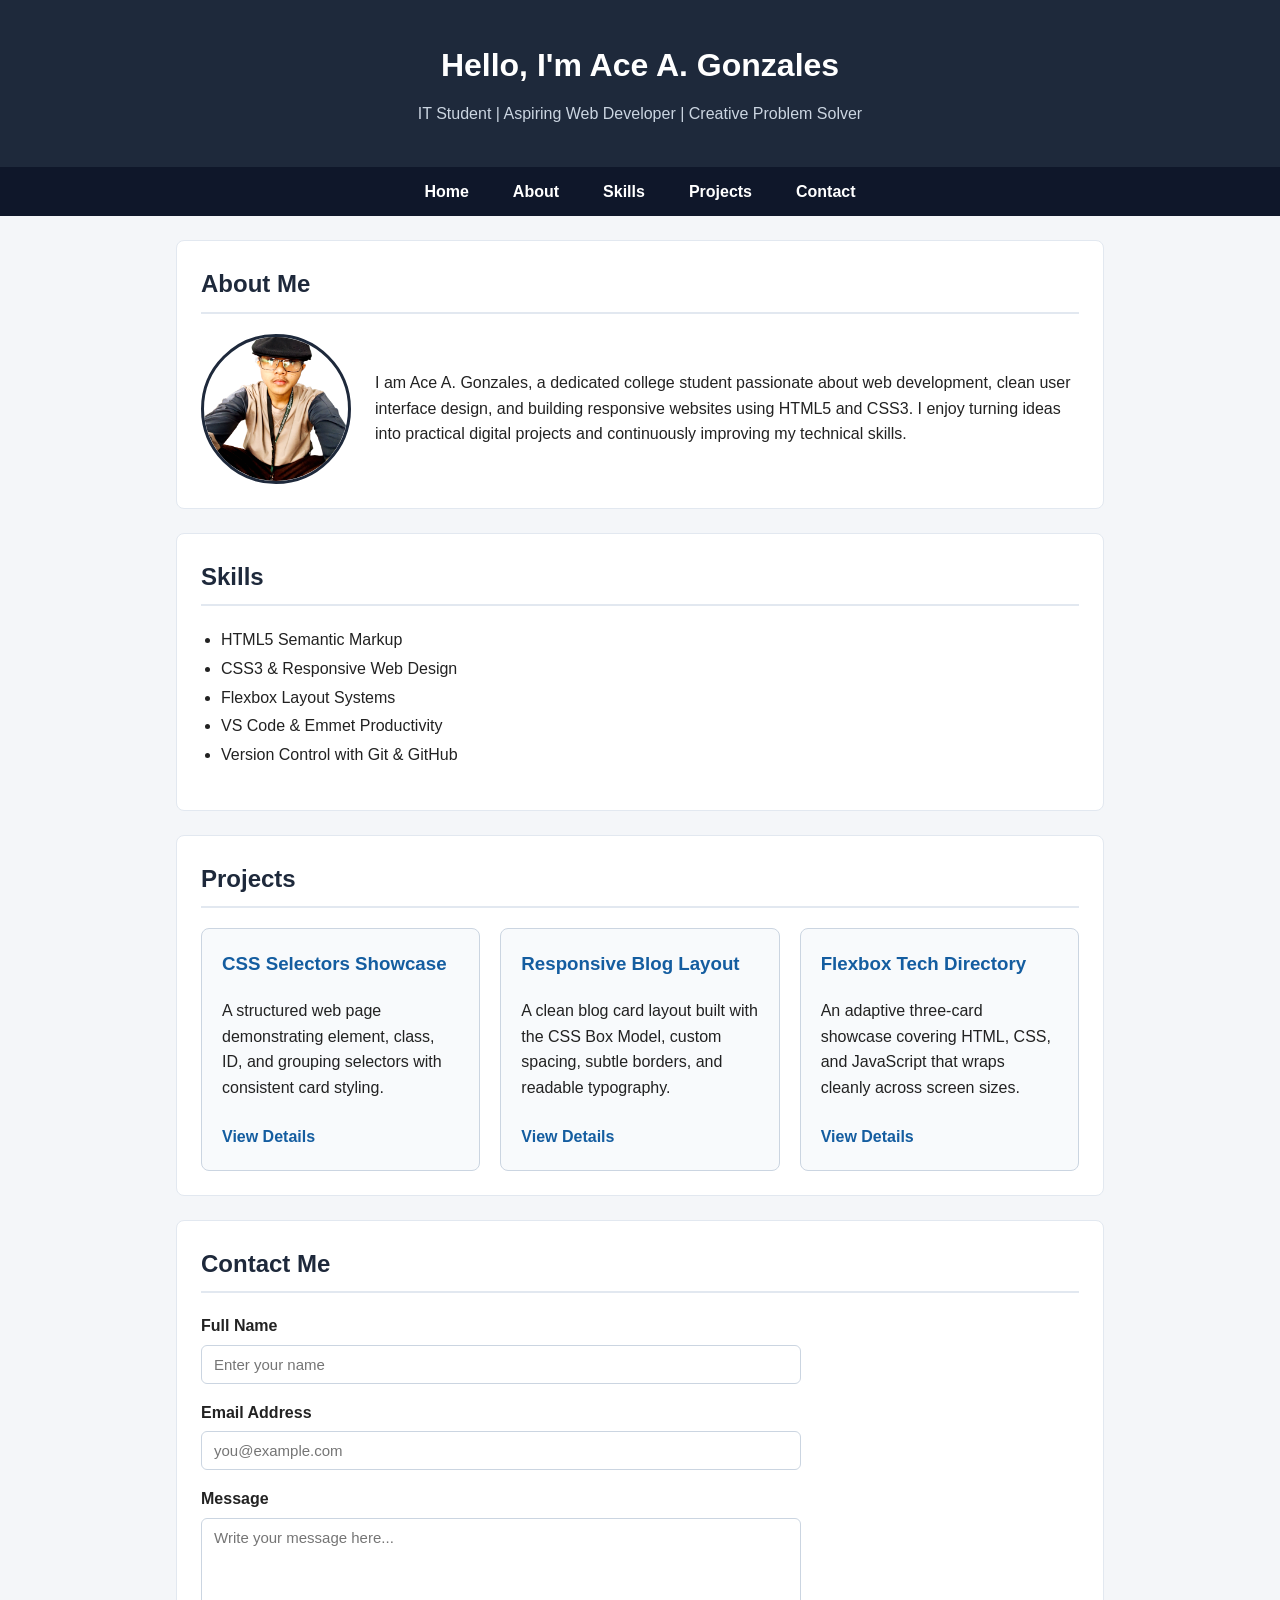
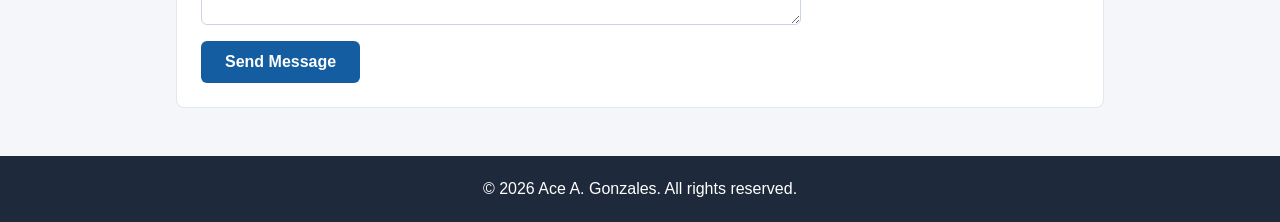
<file: student-profile/index.html>
<!DOCTYPE html>
<html lang="en">
<head>
<meta charset="UTF-8">
<meta name="viewport" content="width=device-width, initial-scale=1.0">
<title>Student Profile - Ace A. Gonzales</title>
<link rel="stylesheet" href="style.css">
</head>
<body>
<header id="home">
<h1>Hello, I'm Ace A. Gonzales</h1>
<p>IT Student | Aspiring Web Developer | Creative Problem Solver</p>
</header>

<nav aria-label="Main Navigation">
<ul>
<li><a href="#home">Home</a></li>
<li><a href="#about">About</a></li>
<li><a href="#skills">Skills</a></li>
<li><a href="#projects">Projects</a></li>
<li><a href="#contact">Contact</a></li>
</ul>
</nav>

<main>
<section id="about">
<h2>About Me</h2>
<div class="about-content">
<img src="images/profile.jpg" alt="Profile picture of Ace A. Gonzales" class="profile-img">
<p>
I am Ace A. Gonzales, a dedicated college student passionate about web development, clean user interface design, and building responsive websites using HTML5 and CSS3. I enjoy turning ideas into practical digital projects and continuously improving my technical skills.
</p>
</div>
</section>

<section id="skills">
<h2>Skills</h2>
<ul class="skills-list">
<li>HTML5 Semantic Markup</li>
<li>CSS3 &amp; Responsive Web Design</li>
<li>Flexbox Layout Systems</li>
<li>VS Code &amp; Emmet Productivity</li>
<li>Version Control with Git &amp; GitHub</li>
</ul>
</section>

<section id="projects">
<h2>Projects</h2>
<div class="card-container">
<div class="card">
<h3>CSS Selectors Showcase</h3>
<p>A structured web page demonstrating element, class, ID, and grouping selectors with consistent card styling.</p>
<a href="#projects" class="project-link">View Details</a>
</div>

<div class="card">
<h3>Responsive Blog Layout</h3>
<p>A clean blog card layout built with the CSS Box Model, custom spacing, subtle borders, and readable typography.</p>
<a href="#projects" class="project-link">View Details</a>
</div>

<div class="card">
<h3>Flexbox Tech Directory</h3>
<p>An adaptive three-card showcase covering HTML, CSS, and JavaScript that wraps cleanly across screen sizes.</p>
<a href="#projects" class="project-link">View Details</a>
</div>
</div>
</section>

<section id="contact">
<h2>Contact Me</h2>
<form action="#" method="post" class="contact-form">
<div class="form-group">
<label for="full-name">Full Name</label>
<input type="text" id="full-name" name="full-name" placeholder="Enter your name" required>
</div>

<div class="form-group">
<label for="email">Email Address</label>
<input type="email" id="email" name="email" placeholder="you@example.com" required>
</div>

<div class="form-group">
<label for="message">Message</label>
<textarea id="message" name="message" rows="5" placeholder="Write your message here..." required></textarea>
</div>

<button type="submit">Send Message</button>
</form>
</section>
</main>

<footer>
<p>&copy; 2026 Ace A. Gonzales. All rights reserved.</p>
</footer>
</body>
</html>
</file>
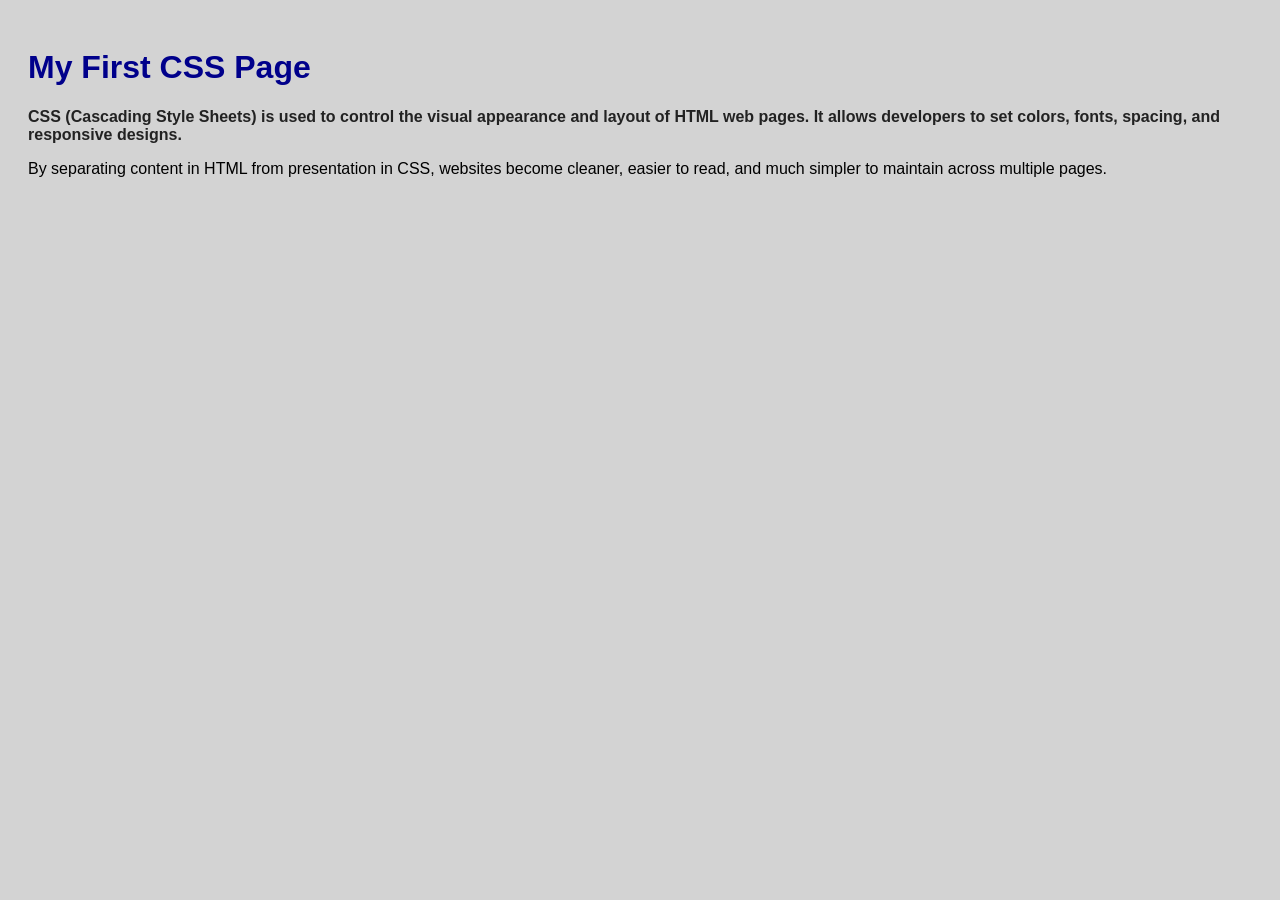
<file: lab1/lab1.html>
<!DOCTYPE html>
<html lang="en">
<head>
<meta charset="UTF-8">
<meta name="viewport" content="width=device-width, initial-scale=1.0">
<title>Laboratory 1 - Applying CSS</title>
<link rel="stylesheet" href="style.css">
<style>
h1 {
color: darkblue;
}
</style>
</head>
<body>
<h1>My First CSS Page</h1>

<p style="color: #222222; font-weight: bold;">
CSS (Cascading Style Sheets) is used to control the visual appearance and layout of HTML web pages. It allows developers to set colors, fonts, spacing, and responsive designs.
</p>

<p>
By separating content in HTML from presentation in CSS, websites become cleaner, easier to read, and much simpler to maintain across multiple pages.
</p>
</body>
</html>
</file>
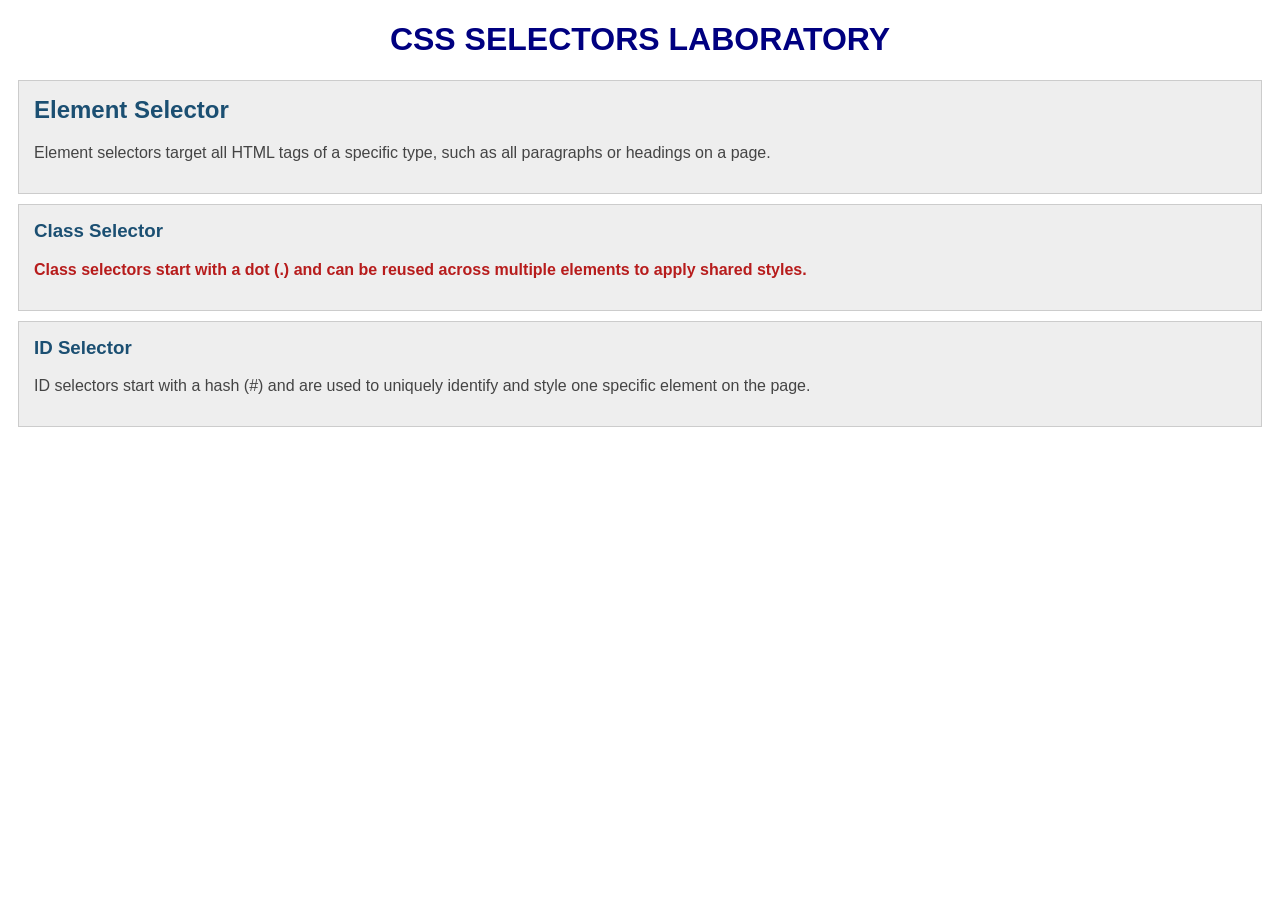
<file: lab2/lab2.html>
<!DOCTYPE html>
<html lang="en">
<head>
<meta charset="UTF-8">
<meta name="viewport" content="width=device-width, initial-scale=1.0">
<title>Laboratory 2 - CSS Selectors</title>
<link rel="stylesheet" href="style.css">
</head>
<body>
<h1 id="page-title">CSS Selectors Laboratory</h1>

<div class="card">
<h2>Element Selector</h2>
<p>Element selectors target all HTML tags of a specific type, such as all paragraphs or headings on a page.</p>
</div>

<div class="card">
<h3>Class Selector</h3>
<p class="highlight-text">Class selectors start with a dot (.) and can be reused across multiple elements to apply shared styles.</p>
</div>

<div class="card">
<h3>ID Selector</h3>
<p>ID selectors start with a hash (#) and are used to uniquely identify and style one specific element on the page.</p>
</div>
</body>
</html>
</file>
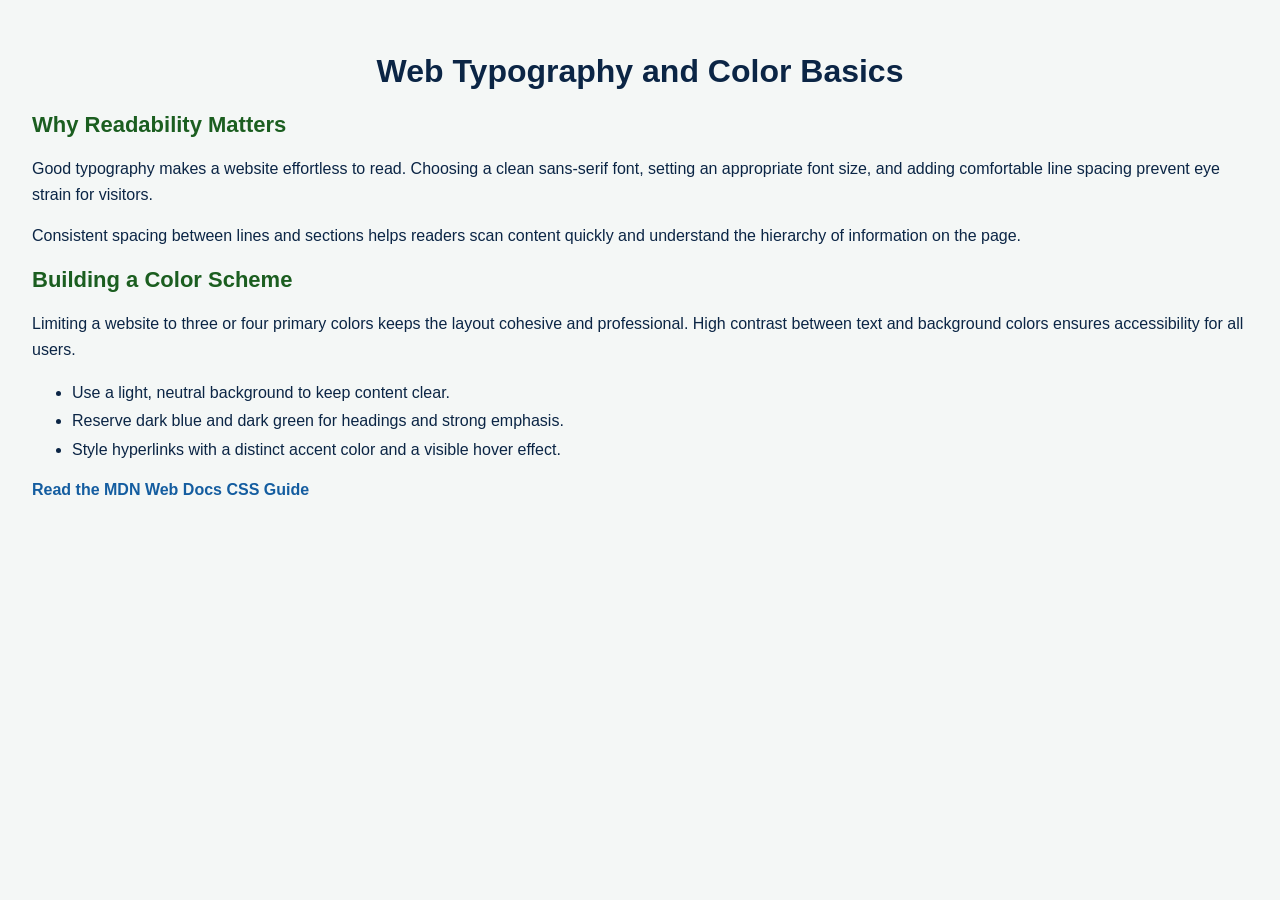
<file: lab3/lab3.html>
<!DOCTYPE html>
<html lang="en">
<head>
<meta charset="UTF-8">
<meta name="viewport" content="width=device-width, initial-scale=1.0">
<title>Laboratory 3 - Styling Text and Colors</title>
<link rel="stylesheet" href="style.css">
</head>
<body>
<h1>Web Typography and Color Basics</h1>

<h2>Why Readability Matters</h2>
<p>
Good typography makes a website effortless to read. Choosing a clean sans-serif font, setting an appropriate font size, and adding comfortable line spacing prevent eye strain for visitors.
</p>
<p>
Consistent spacing between lines and sections helps readers scan content quickly and understand the hierarchy of information on the page.
</p>

<h2>Building a Color Scheme</h2>
<p>
Limiting a website to three or four primary colors keeps the layout cohesive and professional. High contrast between text and background colors ensures accessibility for all users.
</p>

<ul>
<li>Use a light, neutral background to keep content clear.</li>
<li>Reserve dark blue and dark green for headings and strong emphasis.</li>
<li>Style hyperlinks with a distinct accent color and a visible hover effect.</li>
</ul>

<a href="https://developer.mozilla.org/en-US/docs/Web/CSS" target="_blank" rel="noopener noreferrer">Read the MDN Web Docs CSS Guide</a>
</body>
</html>
</file>
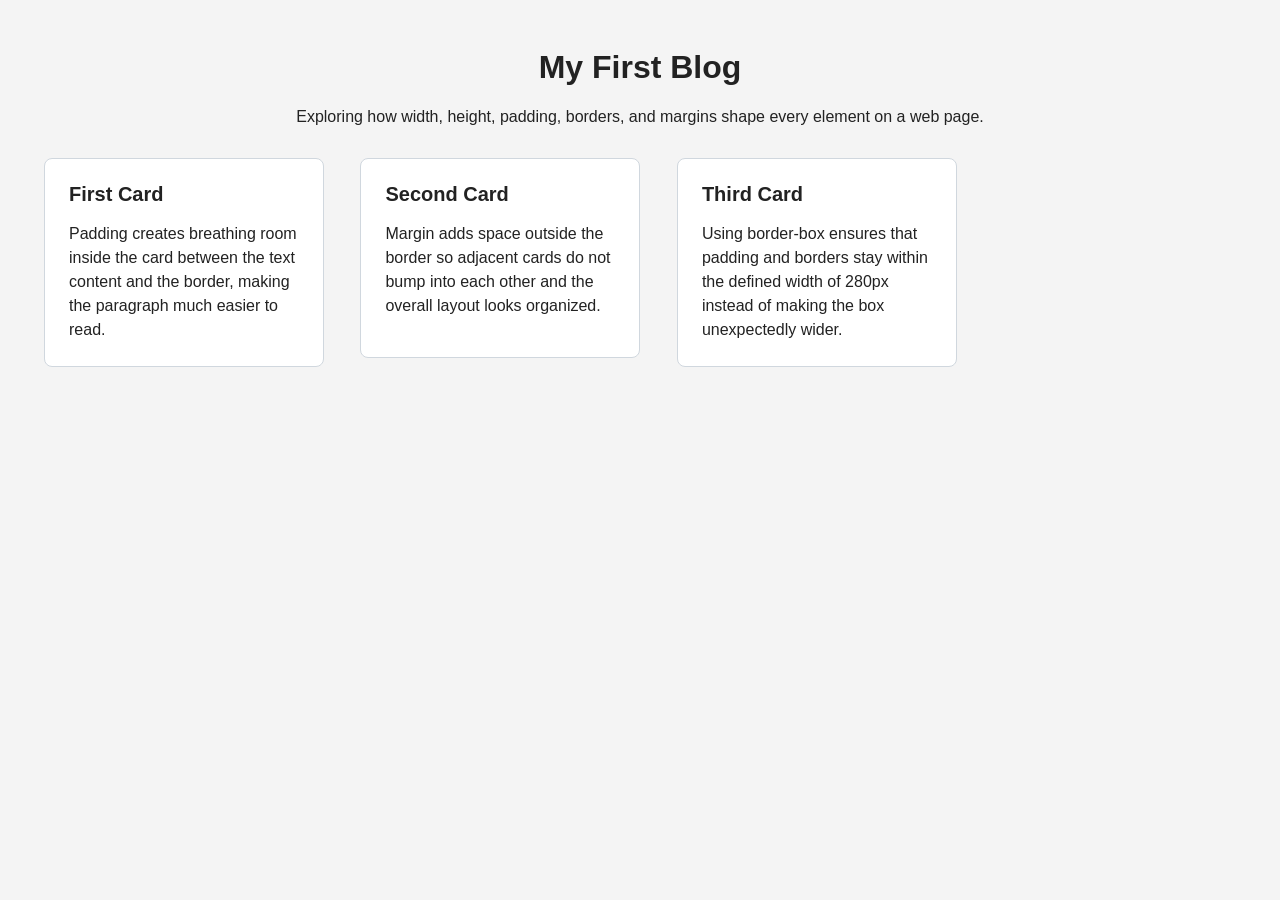
<file: lab4/lab4.html>
<!DOCTYPE html>
<html lang="en">
<head>
<meta charset="UTF-8">
<meta name="viewport" content="width=device-width, initial-scale=1.0">
<title>Laboratory 4 - CSS Box Model</title>
<link rel="stylesheet" href="style.css">
</head>
<body>
<h1 class="blog-title">My First Blog</h1>
<p class="blog-intro">Exploring how width, height, padding, borders, and margins shape every element on a web page.</p>

<div class="card">
<h2>First Card</h2>
<p>Padding creates breathing room inside the card between the text content and the border, making the paragraph much easier to read.</p>
</div>

<div class="card">
<h2>Second Card</h2>
<p>Margin adds space outside the border so adjacent cards do not bump into each other and the overall layout looks organized.</p>
</div>

<div class="card">
<h2>Third Card</h2>
<p>Using border-box ensures that padding and borders stay within the defined width of 280px instead of making the box unexpectedly wider.</p>
</div>
</body>
</html>
</file>
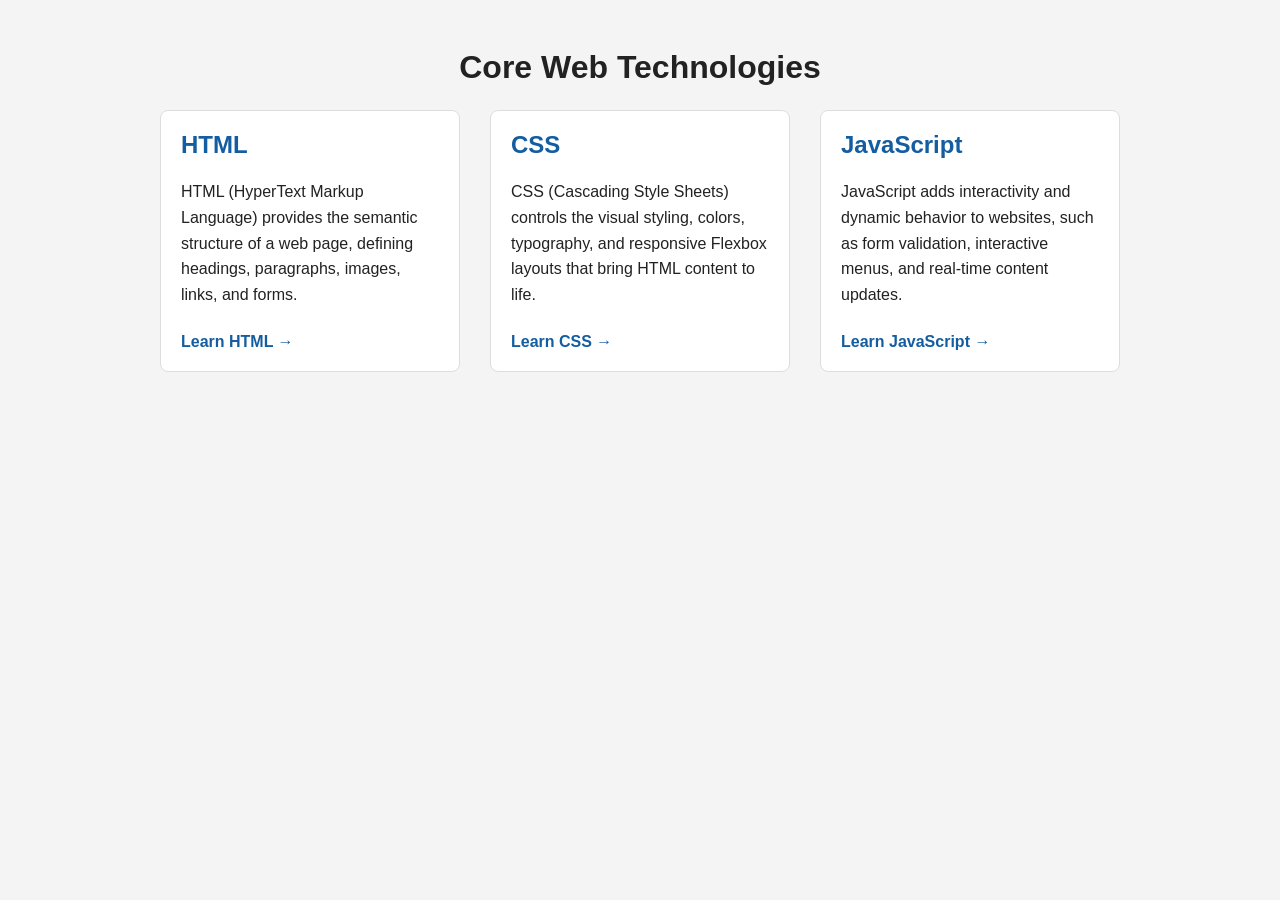
<file: lab5/lab5.html>
<!DOCTYPE html>
<html lang="en">
<head>
<meta charset="UTF-8">
<meta name="viewport" content="width=device-width, initial-scale=1.0">
<title>Laboratory 5 - CSS Flexbox Layout</title>
<link rel="stylesheet" href="style.css">
</head>
<body>
<h1 class="page-heading">Core Web Technologies</h1>

<div class="card-container">
<div class="card">
<h2>HTML</h2>
<p>HTML (HyperText Markup Language) provides the semantic structure of a web page, defining headings, paragraphs, images, links, and forms.</p>
<a href="https://developer.mozilla.org/en-US/docs/Web/HTML" target="_blank" rel="noopener noreferrer">Learn HTML &rarr;</a>
</div>

<div class="card">
<h2>CSS</h2>
<p>CSS (Cascading Style Sheets) controls the visual styling, colors, typography, and responsive Flexbox layouts that bring HTML content to life.</p>
<a href="https://developer.mozilla.org/en-US/docs/Web/CSS" target="_blank" rel="noopener noreferrer">Learn CSS &rarr;</a>
</div>

<div class="card">
<h2>JavaScript</h2>
<p>JavaScript adds interactivity and dynamic behavior to websites, such as form validation, interactive menus, and real-time content updates.</p>
<a href="https://developer.mozilla.org/en-US/docs/Web/JavaScript" target="_blank" rel="noopener noreferrer">Learn JavaScript &rarr;</a>
</div>
</div>
</body>
</html>
</file>
<file: student-profile/style.css>
* {
box-sizing: border-box;
}

html {
scroll-behavior: smooth;
}

body {
font-family: Arial, Helvetica, sans-serif;
background-color: #f4f6f9;
color: #222222;
margin: 0;
line-height: 1.6;
}

header {
background-color: #1e293b;
color: #ffffff;
text-align: center;
padding: 40px 20px;
}

header h1 {
margin: 0 0 10px 0;
font-size: 32px;
}

header p {
margin: 0;
color: #cbd5e1;
font-size: 16px;
}

nav {
background-color: #0f172a;
}

nav ul {
display: flex;
justify-content: center;
list-style: none;
margin: 0;
padding: 12px 20px;
gap: 24px;
}

nav a {
color: #ffffff;
text-decoration: none;
font-weight: bold;
padding: 6px 10px;
border-radius: 4px;
}

nav a:hover {
background-color: #145da0;
}

main {
max-width: 960px;
margin: 0 auto;
padding: 24px 16px;
}

section {
background-color: #ffffff;
margin-bottom: 24px;
padding: 24px;
border-radius: 8px;
border: 1px solid #e2e8f0;
}

section h2 {
margin-top: 0;
color: #1e293b;
border-bottom: 2px solid #e2e8f0;
padding-bottom: 8px;
}

.about-content {
display: flex;
align-items: center;
gap: 24px;
flex-wrap: wrap;
}

.profile-img {
width: 150px;
height: 150px;
object-fit: cover;
border-radius: 50%;
border: 3px solid #1e293b;
}

.about-content p {
flex: 1;
min-width: 240px;
margin: 0;
}

.skills-list {
padding-left: 20px;
line-height: 1.8;
}

.card-container {
display: flex;
gap: 20px;
flex-wrap: wrap;
}

.card {
flex: 1 1 240px;
border: 1px solid #cbd5e1;
padding: 20px;
border-radius: 8px;
background-color: #f8fafc;
}

.card h3 {
margin-top: 0;
color: #145da0;
}

.project-link {
display: inline-block;
margin-top: 8px;
color: #145da0;
text-decoration: none;
font-weight: bold;
}

.project-link:hover {
text-decoration: underline;
}

.contact-form {
display: flex;
flex-direction: column;
gap: 16px;
max-width: 600px;
}

.form-group {
display: flex;
flex-direction: column;
}

.form-group label {
font-weight: bold;
margin-bottom: 6px;
}

.form-group input,
.form-group textarea {
padding: 10px 12px;
border: 1px solid #cbd5e1;
border-radius: 6px;
font-family: inherit;
font-size: 15px;
}

.form-group input:focus,
.form-group textarea:focus {
outline: none;
border-color: #145da0;
}

.contact-form button {
align-self: flex-start;
background-color: #145da0;
color: #ffffff;
border: none;
padding: 12px 24px;
border-radius: 6px;
font-size: 16px;
font-weight: bold;
cursor: pointer;
}

.contact-form button:hover {
background-color: #0e4478;
}

footer {
background-color: #1e293b;
color: #ffffff;
text-align: center;
padding: 20px;
}

footer p {
margin: 0;
}

@media (max-width: 600px) {
.card-container {
flex-direction: column;
}

nav ul {
flex-direction: column;
align-items: center;
gap: 10px;
}
}
</file>
<file: lab1/style.css>
body {
background-color: lightgray;
font-family: Arial, sans-serif;
padding: 20px;
}

p {
font-size: 16px;
}
</file>
<file: lab2/style.css>
body {
font-family: Arial, sans-serif;
}

h1 {
color: navy;
}

#page-title {
text-align: center;
text-transform: uppercase;
}

.card {
background-color: #eeeeee;
padding: 15px;
margin: 10px;
border: 1px solid #cccccc;
}

.card p {
color: #444444;
}

.card .highlight-text {
color: #b71c1c;
font-weight: bold;
}

h2, h3 {
color: #1b4f72;
margin-top: 0;
}
</file>
<file: lab3/style.css>
body {
background-color: #f4f7f6;
color: #0b2545;
font-family: Arial, Helvetica, sans-serif;
padding: 24px;
}

h1 {
font-size: 32px;
color: #0b2545;
text-align: center;
}

h2 {
font-size: 22px;
color: #1b5e20;
}

p {
font-size: 16px;
line-height: 1.6;
}

ul {
font-size: 16px;
line-height: 1.8;
}

a {
color: #145da0;
text-decoration: none;
font-weight: bold;
}

a:hover {
text-decoration: underline;
}
</file>
<file: lab4/style.css>
* {
box-sizing: border-box;
}

body {
font-family: Arial, sans-serif;
background-color: #f4f4f4;
padding: 20px;
color: #222222;
}

.blog-title,
.blog-intro {
text-align: center;
}

.card {
width: 280px;
min-height: 200px;
padding: 24px;
margin: 16px;
border: 1px solid #d0d7de;
border-radius: 8px;
background-color: #ffffff;
display: inline-block;
vertical-align: top;
}

.card h2 {
margin-top: 0;
font-size: 20px;
}

.card p {
line-height: 1.5;
margin-bottom: 0;
}
</file>
<file: lab5/style.css>
* {
box-sizing: border-box;
}

body {
font-family: Arial, sans-serif;
background-color: #f4f4f4;
padding: 20px;
color: #222222;
}

.page-heading {
text-align: center;
margin-bottom: 24px;
}

.card-container {
display: flex;
justify-content: space-between;
align-items: stretch;
gap: 20px;
flex-wrap: wrap;
max-width: 960px;
margin: 0 auto;
}

.card {
flex: 1 1 220px;
max-width: 300px;
padding: 20px;
background-color: white;
border: 1px solid #dddddd;
border-radius: 8px;
}

.card h2 {
margin-top: 0;
color: #145da0;
}

.card p {
line-height: 1.6;
}

.card a {
display: inline-block;
margin-top: 10px;
color: #145da0;
text-decoration: none;
font-weight: bold;
}

.card a:hover {
text-decoration: underline;
}
</file>
